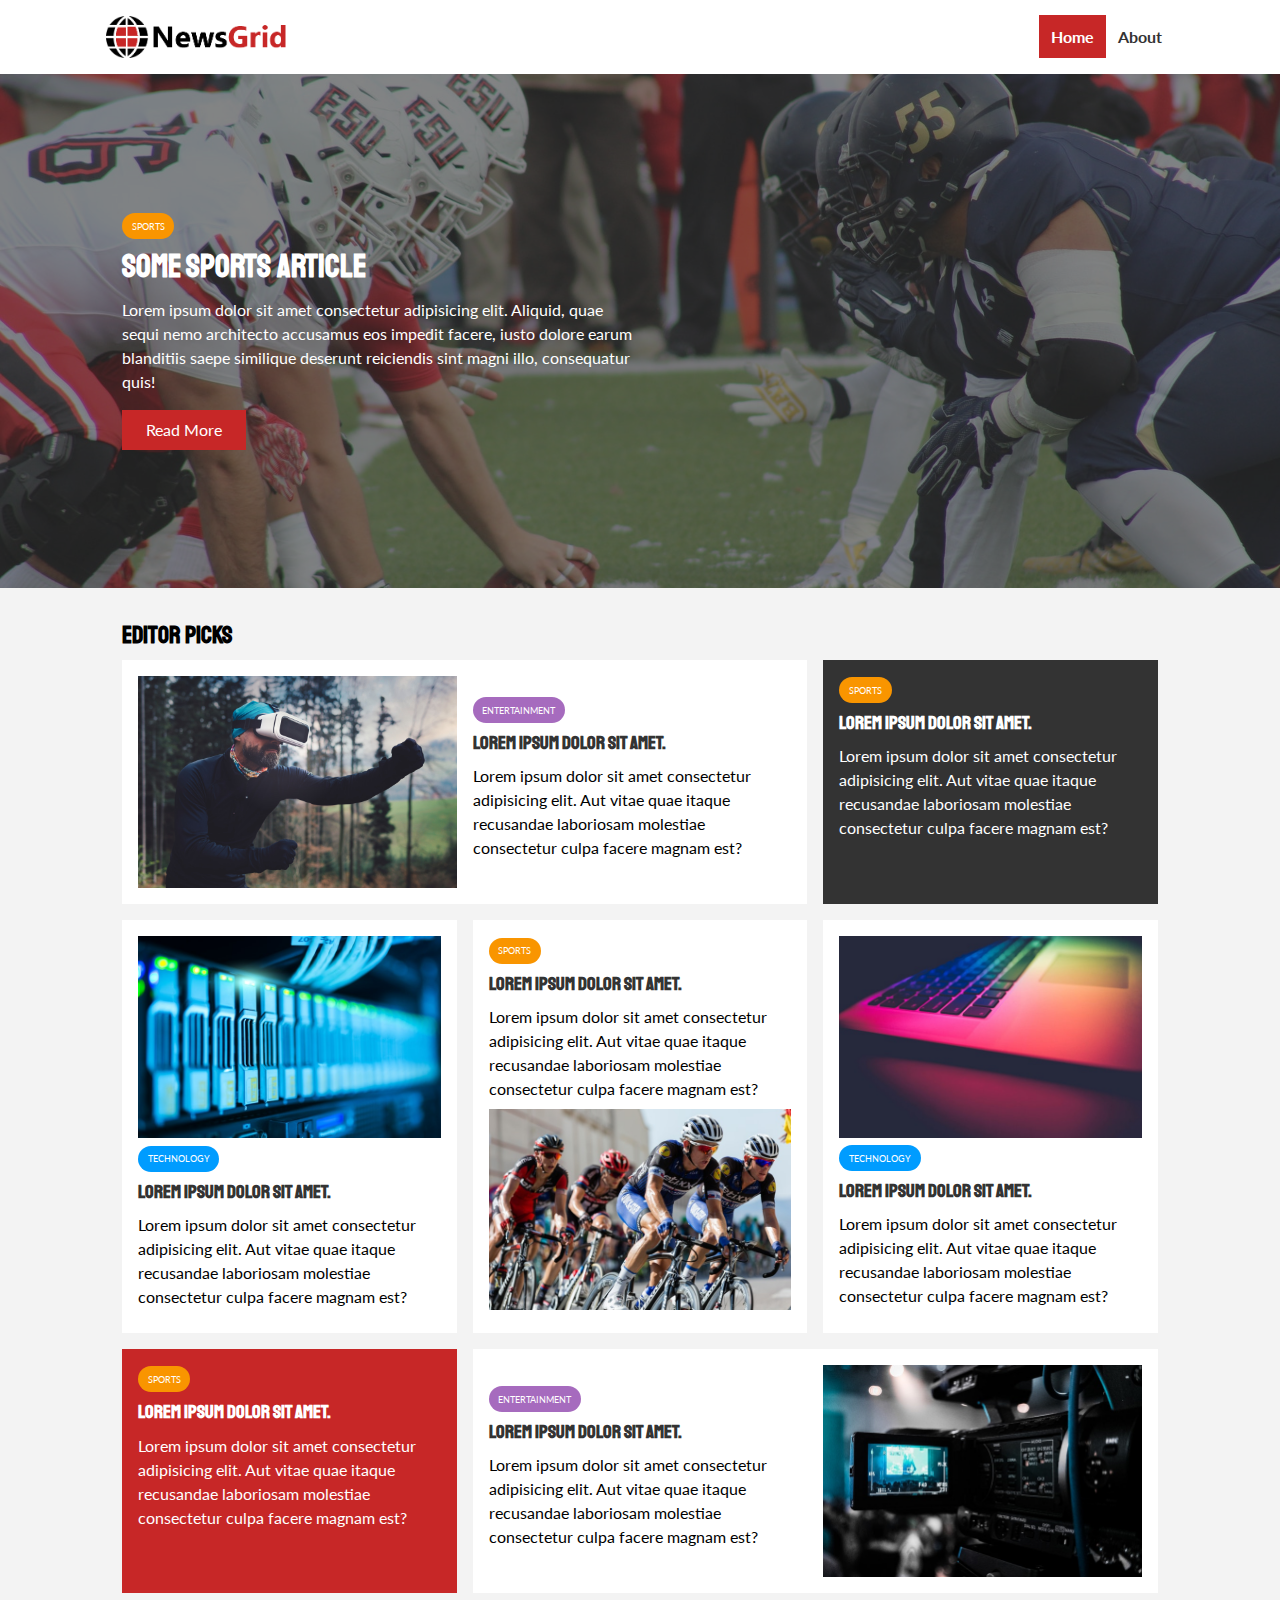
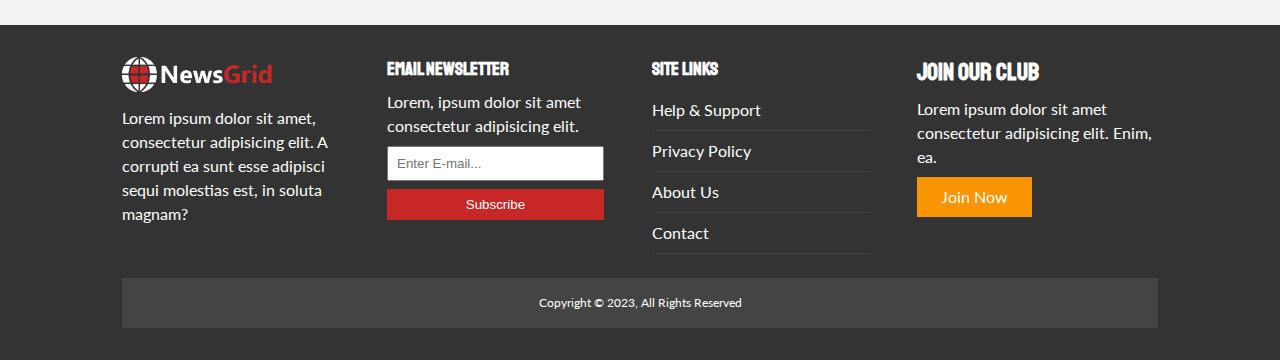
<file: index.html>
<!DOCTYPE html>
<html lang="en">
<head>
    <meta charset="UTF-8">
    <meta http-equiv="X-UA-Compatible" content="IE=edge">
    <meta name="viewport" content="width=device-width, initial-scale=1.0">
    <link rel="stylesheet" href="https://cdnjs.cloudflare.com/ajax/libs/font-awesome/6.2.1/css/all.min.css" integrity="sha512-MV7K8+y+gLIBoVD59lQIYicR65iaqukzvf/nwasF0nqhPay5w/9lJmVM2hMDcnK1OnMGCdVK+iQrJ7lzPJQd1w==" crossorigin="anonymous" referrerpolicy="no-referrer" />
    <link rel="stylesheet" href="/css/style.css">
    <link rel="stylesheet" media="screen and (max-width: 768px)" href="/css/mobile.css">
    <link rel="shortcut icon" type="image/x-icon" href="favicon(1).ico">
    <title>NewsGrid | Latest News</title>
</head>
<body>
    <nav id="main-nav">
        <div class="container">
            <img src="/img/logo.png" alt="NewsGrid" class="logo">
            <div class="social">
                <a href="http://facebook.com" target="_blank"><i class="fab fa-facebook fa-2x"></i></a>
                <a href="http://twitter.com" target="_blank"><i class="fab fa-twitter fa-2x"></i></a>
                <a href="http://instagram.com" target="_blank"><i class="fab fa-instagram fa-2x"></i></a>
                <a href="http://youtube.com" target="_blank"><i class="fab fa-youtube fa-2x"></i></a>
            </div>
            <ul>
                <li><a class="current" href="index.html">Home</a></li>
                <li><a href="about.html">About</a></li>
            </ul>
        </div>
    </nav>

    <!-- Showcase -->
    <header id="showcase">
        <div class="container">
            <div class="showcase-container">
                <div class="showcase-content">
                    <div class="category category-sports">Sports</div>
                    <h1>Some Sports Article</h1>
                    <p>Lorem ipsum dolor sit amet consectetur adipisicing elit. Aliquid, quae sequi nemo architecto accusamus eos impedit facere, iusto dolore earum blanditiis saepe similique deserunt reiciendis sint magni illo, consequatur quis!</p>
                    <a href="/article.html" class="btn btn-primary">Read More</a>
                </div>
            </div>
        </div>
    </header>

    <!-- Home Articles -->
    <section id="home-articles" class="py-2">
        <div class="container">
            <h2>Editor Picks</h2>
            <div class="articles-container">
                <article class="card">
                    <img src="/img/articles/ent1.jpg" alt="">
                    <div>
                        <div class="category category-ent">Entertainment</div>
                        <h3>
                            <a href="/article.html">Lorem ipsum dolor sit amet.</a>
                        </h3>
                        <p>Lorem ipsum dolor sit amet consectetur adipisicing elit. Aut vitae quae itaque recusandae laboriosam molestiae consectetur culpa facere magnam est?</p>
                    </div>
                </article>
                <article class="card bg-dark">
                    <div class="category category-sports">Sports</div>
                    <h3>
                        <a href="/article.html">Lorem ipsum dolor sit amet.</a>
                    </h3>
                    <p>Lorem ipsum dolor sit amet consectetur adipisicing elit. Aut vitae quae itaque recusandae laboriosam molestiae consectetur culpa facere magnam est?</p>
                </article>
                <article class="card">
                    <img src="/img/articles/tech1.jpg" alt="">
                    <div class="category category-tech">Technology</div>
                    <h3>
                        <a href="/article.html">Lorem ipsum dolor sit amet.</a>
                    </h3>
                    <p>Lorem ipsum dolor sit amet consectetur adipisicing elit. Aut vitae quae itaque recusandae laboriosam molestiae consectetur culpa facere magnam est?</p>
                </article>
                <article class="card">
                    <div class="category category-sports">Sports</div>
                    <h3>
                        <a href="/article.html">Lorem ipsum dolor sit amet.</a>
                    </h3>
                    <p>Lorem ipsum dolor sit amet consectetur adipisicing elit. Aut vitae quae itaque recusandae laboriosam molestiae consectetur culpa facere magnam est?</p>
                    <img src="/img/articles/sports1.jpg" alt="">
                </article>
                <article class="card">
                    <img src="/img/articles/tech2.jpg" alt="">
                    <div class="category category-tech">Technology</div>
                    <h3>
                        <a href="/article.html">Lorem ipsum dolor sit amet.</a>
                    </h3>
                    <p>Lorem ipsum dolor sit amet consectetur adipisicing elit. Aut vitae quae itaque recusandae laboriosam molestiae consectetur culpa facere magnam est?</p>
                </article>
                <article class="card bg-primary">
                    <div class="category category-sports">Sports</div>
                    <h3>
                        <a href="/article.html">Lorem ipsum dolor sit amet.</a>
                    </h3>
                    <p>Lorem ipsum dolor sit amet consectetur adipisicing elit. Aut vitae quae itaque recusandae laboriosam molestiae consectetur culpa facere magnam est?</p>
                </article>
                <article class="card">
                    <div>
                        <div class="category category-ent">Entertainment</div>
                        <h3>
                            <a href="/article.html">Lorem ipsum dolor sit amet.</a>
                        </h3>
                        <p>Lorem ipsum dolor sit amet consectetur adipisicing elit. Aut vitae quae itaque recusandae laboriosam molestiae consectetur culpa facere magnam est?</p>
                    </div>
                    <img src="/img/articles/ent2.jpg" alt="">
                </article>
            </div>
        </div>
    </section>

    <!-- Footer -->
    <footer id="main-footer" class="py-2">
        <div class="container footer-container">
            <div>
                <img src="/img/logo_light.png" alt="NewsGrid">
                <p>Lorem ipsum dolor sit amet, consectetur adipisicing elit. A corrupti ea sunt esse adipisci sequi molestias est, in soluta magnam?</p>
            </div>
            <div>
                <h3>Email Newsletter</h3>
                <p>Lorem, ipsum dolor sit amet consectetur adipisicing elit.</p>
                <form>
                    <input type="email" placeholder="Enter E-mail...">
                    <input type="submit" value="Subscribe" class="btn btn-primary">
                </form>
            </div>
            <div>
                <h3>Site Links</h3>
                <ul class="list">
                    <li><a href="#">Help & Support</a></li>
                    <li><a href="#">Privacy Policy</a></li>
                    <li><a href="#">About Us</a></li>
                    <li><a href="#">Contact</a></li>
                </ul>
            </div>
            <div>
                <h2>Join Our Club</h2>
                <p>Lorem ipsum dolor sit amet consectetur adipisicing elit. Enim, ea.</p>
                <a href="" class="btn btn-secondary">Join Now</a>
            </div>
            <div>
                <p>
                    Copyright &copy; 2023, All Rights Reserved
                </p>
            </div>
        </div>
    </footer>

</body>
</html>
</file>
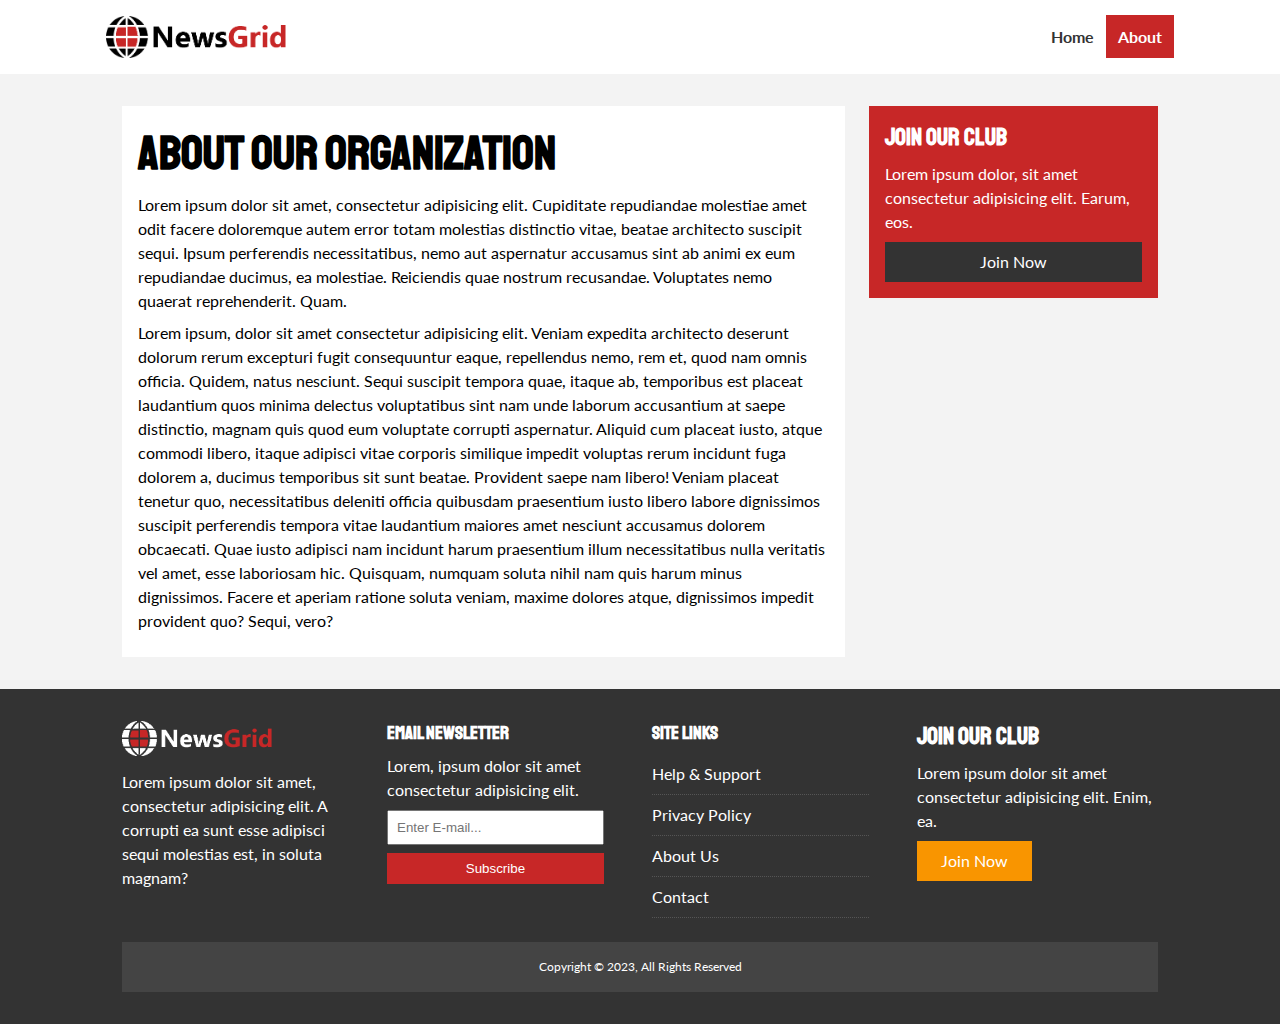
<file: about.html>
<!DOCTYPE html>
<html lang="en">
<head>
    <meta charset="UTF-8">
    <meta http-equiv="X-UA-Compatible" content="IE=edge">
    <meta name="viewport" content="width=device-width, initial-scale=1.0">
    <link rel="stylesheet" href="https://cdnjs.cloudflare.com/ajax/libs/font-awesome/6.2.1/css/all.min.css" integrity="sha512-MV7K8+y+gLIBoVD59lQIYicR65iaqukzvf/nwasF0nqhPay5w/9lJmVM2hMDcnK1OnMGCdVK+iQrJ7lzPJQd1w==" crossorigin="anonymous" referrerpolicy="no-referrer" />
    <link rel="stylesheet" href="/css/style.css">
    <link rel="stylesheet" media="screen and (max-width: 768px)" href="/css/mobile.css">
    <link rel="shortcut icon" type="image/x-icon" href="favicon(1).ico">
    <title>NewsGrid | About</title>
</head>
<body>
    <nav id="main-nav">
        <div class="container">
            <img src="/img/logo.png" alt="NewsGrid" class="logo">
            <div class="social">
                <a href="http://facebook.com" target="_blank"><i class="fab fa-facebook fa-2x"></i></a>
                <a href="http://twitter.com" target="_blank"><i class="fab fa-twitter fa-2x"></i></a>
                <a href="http://instagram.com" target="_blank"><i class="fab fa-instagram fa-2x"></i></a>
                <a href="http://youtube.com" target="_blank"><i class="fab fa-youtube fa-2x"></i></a>
            </div>
            <ul>
                <li><a href="index.html">Home</a></li>
                <li><a class="current" href="about.html">About</a></li>
            </ul>
        </div>
    </nav>

    <section id="about">
        <div class="container">
            <div class="page-container">
                <article class="card">
                    <h1 class="l-heading">About Our Organization</h1>
                    <p>Lorem ipsum dolor sit amet, consectetur adipisicing elit. Cupiditate repudiandae molestiae amet odit facere doloremque autem error totam molestias distinctio vitae, beatae architecto suscipit sequi. Ipsum perferendis necessitatibus, nemo aut aspernatur accusamus sint ab animi ex eum repudiandae ducimus, ea molestiae. Reiciendis quae nostrum recusandae. Voluptates nemo quaerat reprehenderit. Quam.</p>
                    <p>Lorem ipsum, dolor sit amet consectetur adipisicing elit. Veniam expedita architecto deserunt dolorum rerum excepturi fugit consequuntur eaque, repellendus nemo, rem et, quod nam omnis officia. Quidem, natus nesciunt. Sequi suscipit tempora quae, itaque ab, temporibus est placeat laudantium quos minima delectus voluptatibus sint nam unde laborum accusantium at saepe distinctio, magnam quis quod eum voluptate corrupti aspernatur. Aliquid cum placeat iusto, atque commodi libero, itaque adipisci vitae corporis similique impedit voluptas rerum incidunt fuga dolorem a, ducimus temporibus sit sunt beatae. Provident saepe nam libero! Veniam placeat tenetur quo, necessitatibus deleniti officia quibusdam praesentium iusto libero labore dignissimos suscipit perferendis tempora vitae laudantium maiores amet nesciunt accusamus dolorem obcaecati. Quae iusto adipisci nam incidunt harum praesentium illum necessitatibus nulla veritatis vel amet, esse laboriosam hic. Quisquam, numquam soluta nihil nam quis harum minus dignissimos. Facere et aperiam ratione soluta veniam, maxime dolores atque, dignissimos impedit provident quo? Sequi, vero?</p>
                </article>
                <aside class="card bg-primary">
                    <h2>Join Our Club</h2>
                    <p>Lorem ipsum dolor, sit amet consectetur adipisicing elit. Earum, eos.</p>
                    <a href="#" class="btn btn-dark btn-block">Join Now</a>
                </aside>
            </div>
        </div>
    </section>

    <!-- Footer -->
    <footer id="main-footer" class="py-2">
        <div class="container footer-container">
            <div>
                <img src="/img/logo_light.png" alt="NewsGrid">
                <p>Lorem ipsum dolor sit amet, consectetur adipisicing elit. A corrupti ea sunt esse adipisci sequi molestias est, in soluta magnam?</p>
            </div>
            <div>
                <h3>Email Newsletter</h3>
                <p>Lorem, ipsum dolor sit amet consectetur adipisicing elit.</p>
                <form>
                    <input type="email" placeholder="Enter E-mail...">
                    <input type="submit" value="Subscribe" class="btn btn-primary">
                </form>
            </div>
            <div>
                <h3>Site Links</h3>
                <ul class="list">
                    <li><a href="#">Help & Support</a></li>
                    <li><a href="#">Privacy Policy</a></li>
                    <li><a href="#">About Us</a></li>
                    <li><a href="#">Contact</a></li>
                </ul>
            </div>
            <div>
                <h2>Join Our Club</h2>
                <p>Lorem ipsum dolor sit amet consectetur adipisicing elit. Enim, ea.</p>
                <a href="" class="btn btn-secondary">Join Now</a>
            </div>
            <div>
                <p>
                    Copyright &copy; 2023, All Rights Reserved
                </p>
            </div>
        </div>
    </footer>

</body>
</html>
</file>
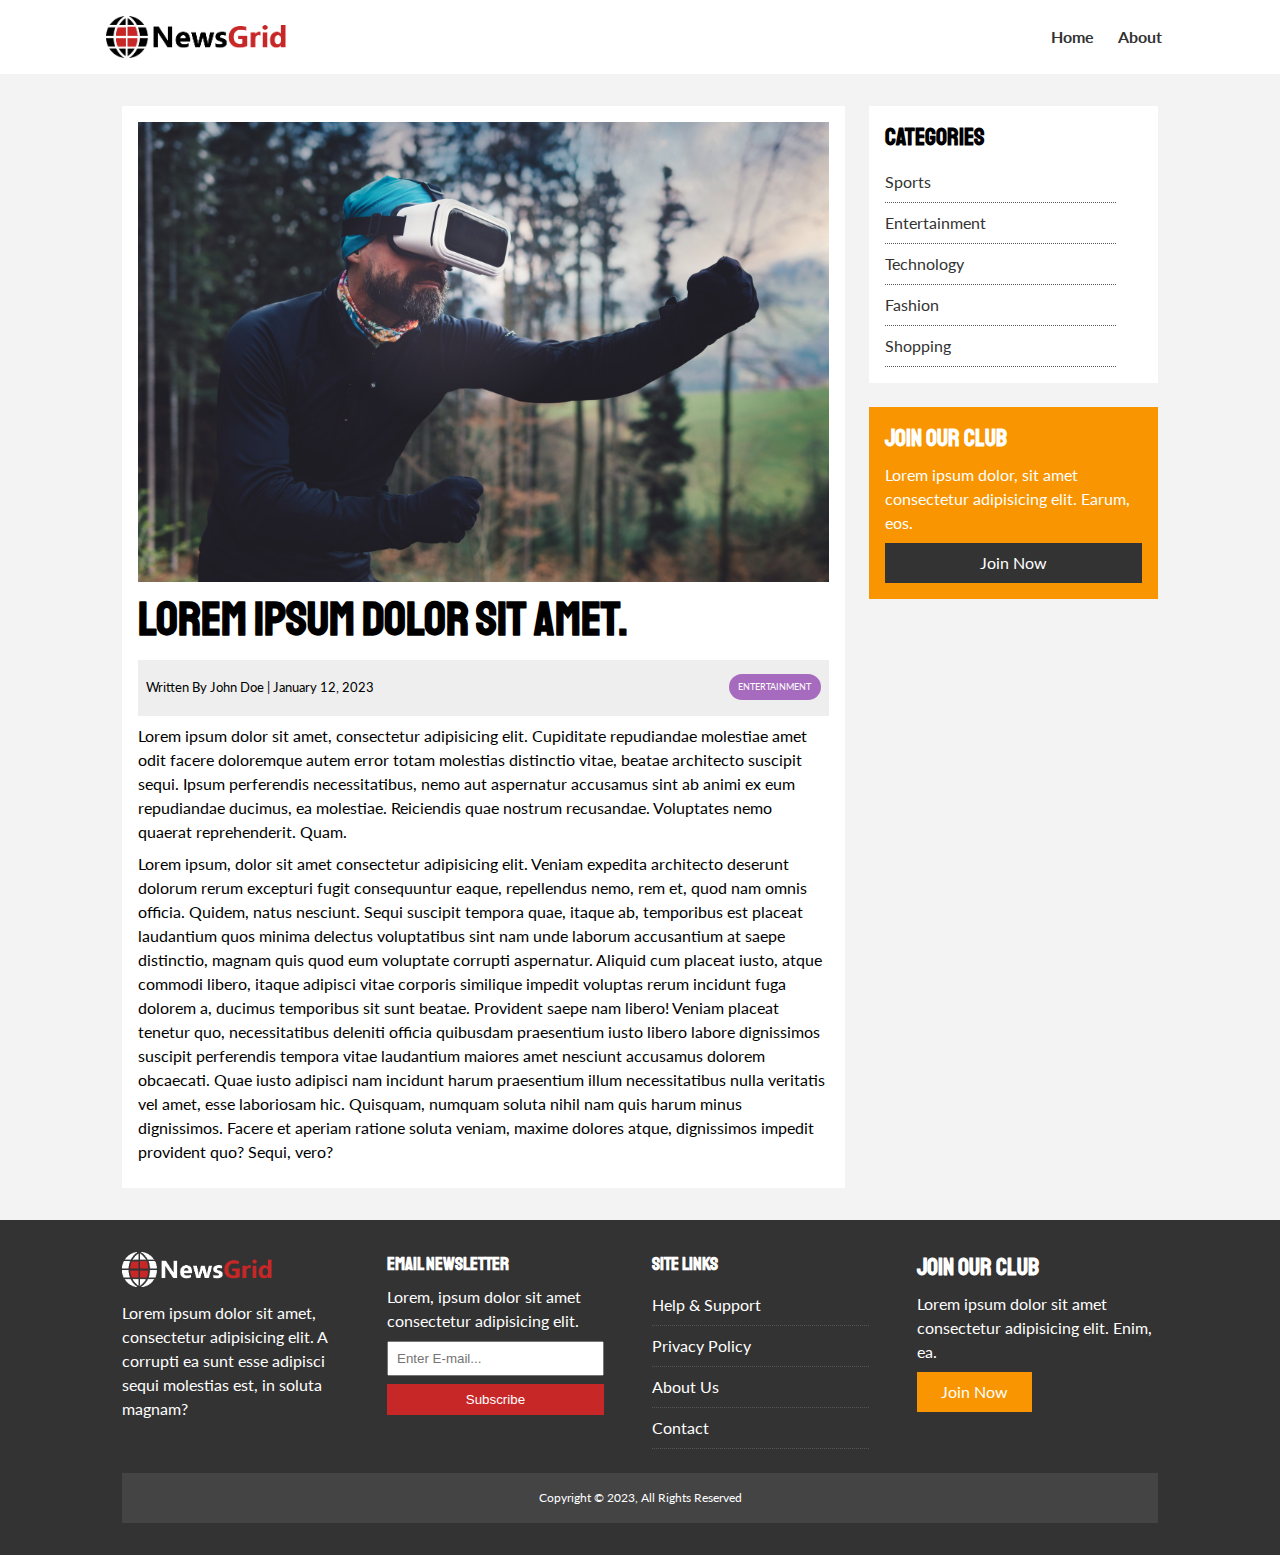
<file: article.html>
<!DOCTYPE html>
<html lang="en">
<head>
    <meta charset="UTF-8">
    <meta http-equiv="X-UA-Compatible" content="IE=edge">
    <meta name="viewport" content="width=device-width, initial-scale=1.0">
    <link rel="stylesheet" href="https://cdnjs.cloudflare.com/ajax/libs/font-awesome/6.2.1/css/all.min.css" integrity="sha512-MV7K8+y+gLIBoVD59lQIYicR65iaqukzvf/nwasF0nqhPay5w/9lJmVM2hMDcnK1OnMGCdVK+iQrJ7lzPJQd1w==" crossorigin="anonymous" referrerpolicy="no-referrer" />
    <link rel="stylesheet" href="/css/style.css">
    <link rel="stylesheet" media="screen and (max-width: 768px)" href="/css/mobile.css">
    <link rel="shortcut icon" type="image/x-icon" href="favicon(1).ico">
    <title>NewsGrid | Latest News</title>
</head>
<body>
    <nav id="main-nav">
        <div class="container">
            <img src="/img/logo.png" alt="NewsGrid" class="logo">
            <div class="social">
                <a href="http://facebook.com" target="_blank"><i class="fab fa-facebook fa-2x"></i></a>
                <a href="http://twitter.com" target="_blank"><i class="fab fa-twitter fa-2x"></i></a>
                <a href="http://instagram.com" target="_blank"><i class="fab fa-instagram fa-2x"></i></a>
                <a href="http://youtube.com" target="_blank"><i class="fab fa-youtube fa-2x"></i></a>
            </div>
            <ul>
                <li><a href="index.html">Home</a></li>
                <li><a href="about.html">About</a></li>
            </ul>
        </div>
    </nav>

    <section id="article">
        <div class="container">
            <div class="page-container">
                <article class="card">
                    <img src="/img/articles/ent1.jpg" alt="">
                    <h1 class="l-heading">Lorem ipsum dolor sit amet.</h1>
                    <div class="meta">
                        <small>
                            <i class="fas fa-user"></i> Written By John Doe | January 12, 2023
                        </small>
                        <div class="category category-ent">Entertainment</div>
                    </div>
                    <p>Lorem ipsum dolor sit amet, consectetur adipisicing elit. Cupiditate repudiandae molestiae amet odit facere doloremque autem error totam molestias distinctio vitae, beatae architecto suscipit sequi. Ipsum perferendis necessitatibus, nemo aut aspernatur accusamus sint ab animi ex eum repudiandae ducimus, ea molestiae. Reiciendis quae nostrum recusandae. Voluptates nemo quaerat reprehenderit. Quam.</p>
                    <p>Lorem ipsum, dolor sit amet consectetur adipisicing elit. Veniam expedita architecto deserunt dolorum rerum excepturi fugit consequuntur eaque, repellendus nemo, rem et, quod nam omnis officia. Quidem, natus nesciunt. Sequi suscipit tempora quae, itaque ab, temporibus est placeat laudantium quos minima delectus voluptatibus sint nam unde laborum accusantium at saepe distinctio, magnam quis quod eum voluptate corrupti aspernatur. Aliquid cum placeat iusto, atque commodi libero, itaque adipisci vitae corporis similique impedit voluptas rerum incidunt fuga dolorem a, ducimus temporibus sit sunt beatae. Provident saepe nam libero! Veniam placeat tenetur quo, necessitatibus deleniti officia quibusdam praesentium iusto libero labore dignissimos suscipit perferendis tempora vitae laudantium maiores amet nesciunt accusamus dolorem obcaecati. Quae iusto adipisci nam incidunt harum praesentium illum necessitatibus nulla veritatis vel amet, esse laboriosam hic. Quisquam, numquam soluta nihil nam quis harum minus dignissimos. Facere et aperiam ratione soluta veniam, maxime dolores atque, dignissimos impedit provident quo? Sequi, vero?</p>
                </article>

                <aside id="categories" class="card">
                    <h2>Categories</h2>
                    <ul class="list">
                        <li><a href="#"><i class="fas fa-chevron-right"></i> Sports</a></li>
                        <li><a href="#"><i class="fas fa-chevron-right"></i> Entertainment</a></li>
                        <li><a href="#"><i class="fas fa-chevron-right"></i> Technology</a></li>
                        <li><a href="#"><i class="fas fa-chevron-right"></i> Fashion</a></li>
                        <li><a href="#"><i class="fas fa-chevron-right"></i> Shopping</a></li>
                    </ul>
                </aside>

                <aside class="card bg-secondary">
                    <h2>Join Our Club</h2>
                    <p>Lorem ipsum dolor, sit amet consectetur adipisicing elit. Earum, eos.</p>
                    <a href="#" class="btn btn-dark btn-block">Join Now</a>
                </aside>
            </div>
        </div>
    </section>

    <!-- Footer -->
    <footer id="main-footer" class="py-2">
        <div class="container footer-container">
            <div>
                <img src="/img/logo_light.png" alt="NewsGrid">
                <p>Lorem ipsum dolor sit amet, consectetur adipisicing elit. A corrupti ea sunt esse adipisci sequi molestias est, in soluta magnam?</p>
            </div>
            <div>
                <h3>Email Newsletter</h3>
                <p>Lorem, ipsum dolor sit amet consectetur adipisicing elit.</p>
                <form>
                    <input type="email" placeholder="Enter E-mail...">
                    <input type="submit" value="Subscribe" class="btn btn-primary">
                </form>
            </div>
            <div>
                <h3>Site Links</h3>
                <ul class="list">
                    <li><a href="#">Help & Support</a></li>
                    <li><a href="#">Privacy Policy</a></li>
                    <li><a href="#">About Us</a></li>
                    <li><a href="#">Contact</a></li>
                </ul>
            </div>
            <div>
                <h2>Join Our Club</h2>
                <p>Lorem ipsum dolor sit amet consectetur adipisicing elit. Enim, ea.</p>
                <a href="" class="btn btn-secondary">Join Now</a>
            </div>
            <div>
                <p>
                    Copyright &copy; 2023, All Rights Reserved
                </p>
            </div>
        </div>
    </footer>

</body>
</html>
</file>
<file: css/style.css>
@import url('https://fonts.googleapis.com/css2?family=Lato&family=Staatliches&display=swap');

:root {
    --primary-color: #c72727;
    --secondary-color: #f99500;
    --light-color: #f3f3f3;
    --dark-color: #333;
    --max-width: 1100px;
}

.category {
    --sports-color: #f99500;
    --ent-color: #a66bbe;
    --tech-color: #009cff;
}

* {
    margin: 0;
    padding: 0;
    box-sizing: border-box;
}

body {
    font-family: 'Lato', sans-serif;
    line-height: 1.5;
    background: var(--light-color);
}

a {
    color: #333;
    text-decoration: none;
}

ul {
    list-style: none;
}

p {
    margin: .5rem 0;
}

img {
    width: 100%;
}

h1, h2, h3, h4, h5, h6 {
    font-family: 'Staatliches', cursive;
    margin-bottom: .55rem;
    line-height: 1.3;
}

/* Utility */
.container {
    max-width: var(--max-width);
    margin: auto;
    padding: 0 2rem;
    overflow: hidden;
}

.category {
    display: inline-block;
    color: #fff;
    font-size: 0.55rem;
    text-transform: uppercase;
    padding: 0.4rem 0.6rem;
    border-radius: 15px;
    margin-bottom: 0.5rem;
}

.category-sports { background: var(--sports-color) }
.category-ent { background: var(--ent-color) }
.category-tech { background: var(--tech-color) }

.btn {
    display: inline-block;
    border: none;
    background: var(--dark-color);
    color: #fff;
    padding: 0.5rem 1.5rem;
}

.btn-light { background: var(--light-color) }
.btn-primary { background: var(--primary-color) }
.btn-secondary { background: var(--secondary-color) }

.btn-block {
    display: block;
    width: 100%;
    text-align: center;
}

.btn:hover {
    opacity: 0.9;
}

.card {
    background: #fff;
    padding: 1rem;
}

.bg-dark {
    background: var(--dark-color);
    color: #fff;
}

.bg-primary {
    background: var(--primary-color);
    color: #fff;
}

.bg-secondary {
    background: var(--secondary-color);
    color: #fff;
}

.bg-dark h1,
.bg-dark h2,
.bg-dark h3,
.bg-dark a, 
.bg-primary h1,
.bg-primary h2,
.bg-primary h3,
.bg-primary a, 
.bg-secondary h1,
.bg-secondary h2,
.bg-secondary h3,
.bg-secondary a {
    color: #fff;
}

.py-1 { padding: 1.5rem 0 }
.py-2 { padding: 2rem 0 }
.py-3 { padding: 3rem 0 }
.p-1 { padding: 1.5rem }
.p-2 { padding: 2rem }
.p-3 { padding: 3rem }

.l-heading {
    font-size: 3rem;
}

.list li {
    padding: .5rem 0;
    border-bottom: #555 dotted 1px;
    width: 90%;
}

.list li a:hover {
    color: var(--primary-color) !important;
}

/* Inner page grid container */
.page-container {
    display: grid;
    grid-template-columns: 5fr 2fr;
    margin: 2rem 0;
    grid-gap: 1.5rem;
}

.page-container > *:first-child {
    grid-row: 1 / span 3;
}

/* Navigation */
#main-nav {
    background: #fff;
    position: sticky;
    top: 0;
    z-index: 2;
}

#main-nav .container {
    display: grid;
    grid-template-columns: 6fr 3fr 2fr;
    padding: 1rem;
    align-items: center;
}

#main-nav .logo {
    width: 180px;
}

#main-nav ul {
    justify-self: end;
    display: flex;
}

#main-nav ul li a {
    padding: 0.75rem;
    font-weight: bold;
}

#main-nav ul li a.current {
    background: var(--primary-color);
    color: #fff;
}

#main-nav ul li a:hover {
    background: var(--light-color);
    color: var(--dark-color);
}

#main-nav .social {
    justify-self: center;
}

#main-nav .social i {
    color: #777;
    margin-right: .5rem;
}

/* Showcase */
#showcase {
    color: #fff;
    background: #333;
    padding: 2rem;
    position: relative;
}

#showcase:before {
    content: '';
    background: url(../img/featured.jpg) no-repeat center center/cover;
    position: absolute;
    top: 0;
    left: 0;
    width: 100%;
    height: 100%;
    opacity: 0.4;
}

#showcase .showcase-container {
    display: grid;
    grid-template-columns: repeat(2, 1fr);
    justify-content: center;
    align-items: center;
    height: 50vh;
}

#showcase .showcase-content {
    z-index: 1;
}

#showcase .showcase-content p {
    margin-bottom: 1rem;
}

/* Home Articles */
#home-articles .articles-container {
    display: grid;
    grid-template-columns: repeat(3, 1fr);
    grid-gap: 1rem;
}

#home-articles .articles-container > *:first-child,
#home-articles .articles-container > *:last-child {
    display: grid;
    grid-template-columns: repeat(2, 1fr);
    grid-gap: 1rem;
    align-items: center;
    grid-column: 1 / span 2;
}

#home-articles .articles-container > *:last-child {
    grid-column: 2 / span 2;
}

#article .meta {
    display: flex;
    justify-content: space-between;
    align-items: center;
    background: #eee;
    padding: 0.5rem;
}

#article .meta .category {
    margin-top: 0.4rem;
}

/* Footer */
#main-footer {
    background: var(--dark-color);
    color: #fff;
}

#main-footer img {
    width: 150px;
}

#main-footer a {
    color: #fff;
}

#main-footer .footer-container {
    display: grid;
    grid-template-columns: repeat(4, 1fr);
    grid-gap: 1.5rem;
}

#main-footer .footer-container > *:last-child {
    background: #444;
    grid-column: 1 / span 4;
    padding: .5rem;
    text-align: center;
    font-size: 0.75rem;
}

#main-footer .footer-container input[type='email'] {
    width: 90%;
    padding: 0.5rem;
    margin-bottom: 0.5rem;
} 

#main-footer .footer-container input[type='submit'] {
    width: 90%;
}
</file>
<file: css/mobile.css>
/* Navigation */
#main-nav .social {
    display: none;
}

#main-nav .container {
    grid-template-columns: 1fr;
    grid-gap: 1.2rem;
}

#main-nav ul,
#main-nav .logo {
    justify-self: center;
}

#main-nav ul li a {
    padding: 0.50rem;
}

#home-articles .articles-container {
    grid-template-columns: repeat(2, 1fr);
}

#home-articles .articles-container > *:first-child,
#home-articles .articles-container > *:last-child {
    grid-template-columns: 1fr;
    grid-column: 1;
}

@media(max-width: 600px) {
    /* Stack Grid Items */
    #showcase .showcase-container,
    #home-articles .articles-container,
    #main-footer .footer-container {
        grid-template-columns: 1fr;
    }

    #main-footer .footer-container > *:last-child {
        grid-column: 1;
    }

    #main-footer .footer-container > *:first-child,
    #main-footer .footer-container > *:nth-child(2) {
        border-bottom: #444 dotted 1px;
        padding-bottom: 1rem;
    }

    .page-container {
        grid-template-columns: 1fr;
        text-align: center;
    }

    .page-container > *:first-child {
        grid-row: 1;
    }

    .l-heading {
        font-size: 2rem;
    }
}
</file>
